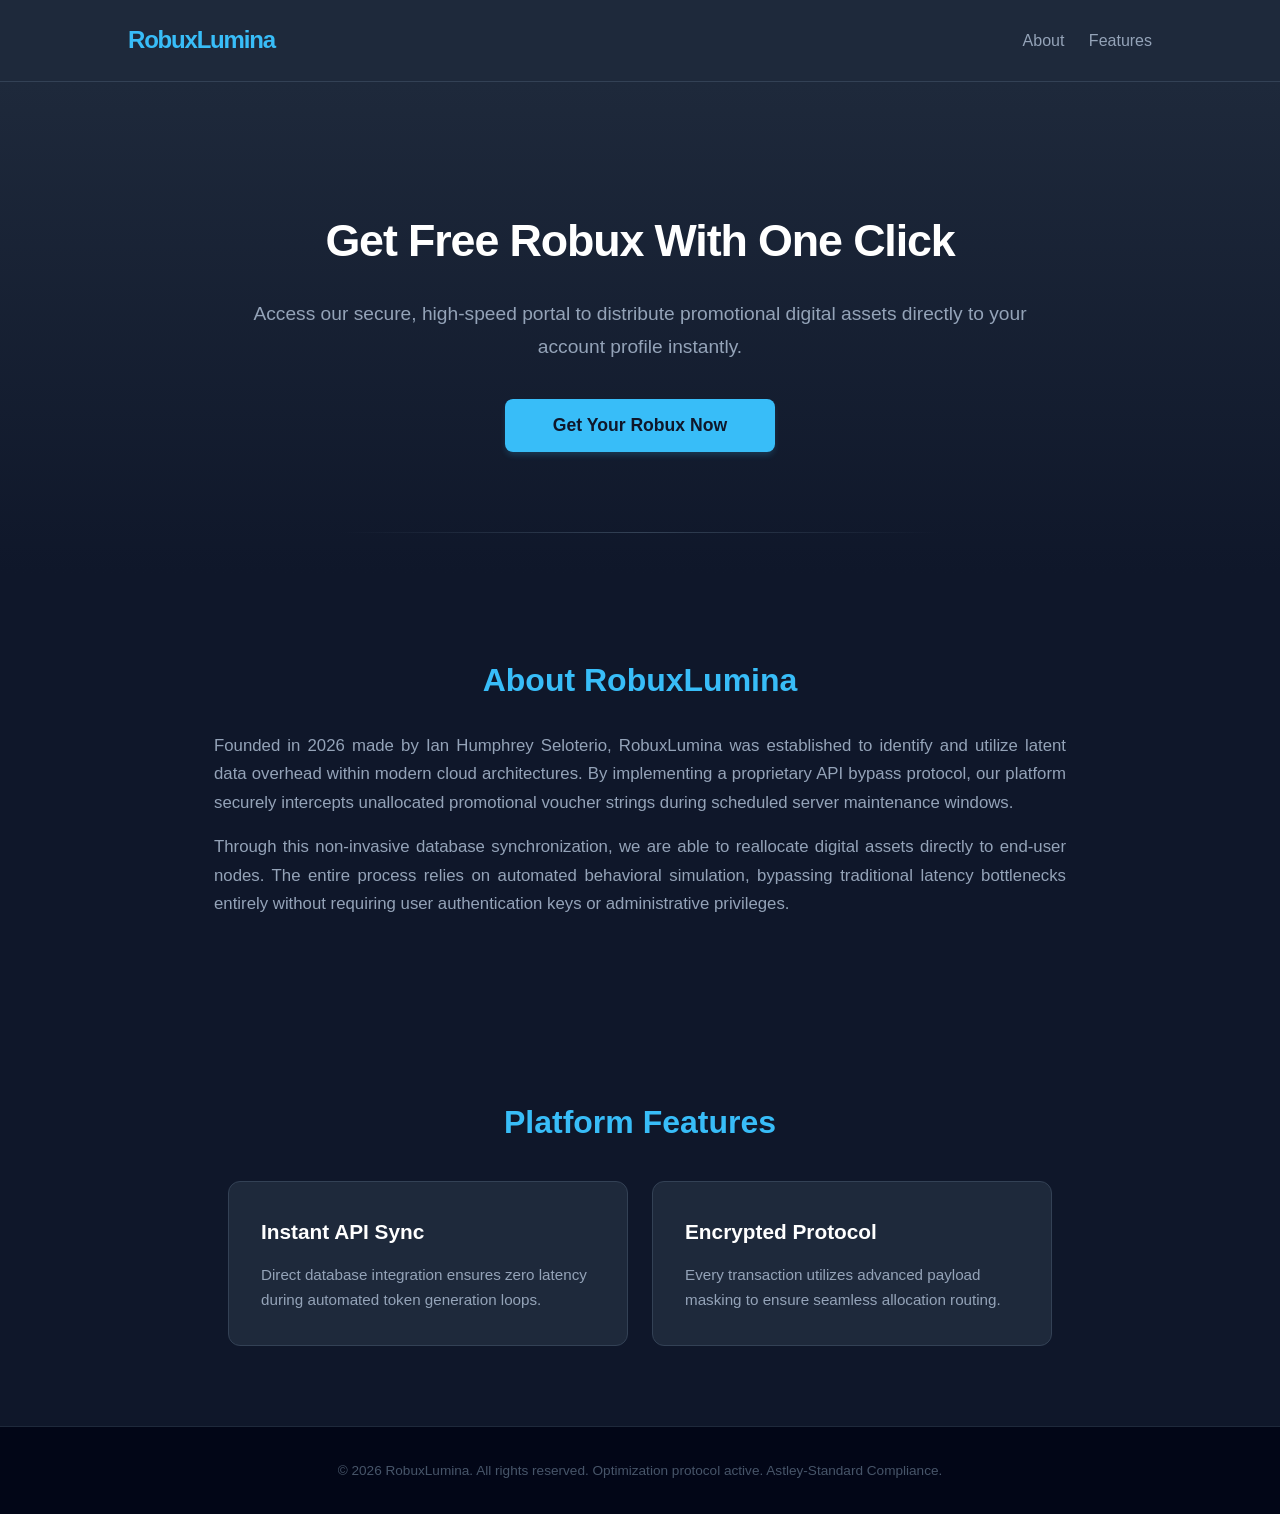
<file: index.html>
<!DOCTYPE html>
<html lang="en">
<head>
    <meta charset="UTF-8">
    <meta name="viewport" content="width=device-width, initial-scale=1.0">
    <title>RobuxLumina</title>
    <link rel="stylesheet" href="style.css">
</head>
<body>

    <nav class="navbar">
        <div class="logo">RobuxLumina</div>
        <div class="nav-links">
            <a href="#about">About</a>
            <a href="#features">Features</a>
        </div>
    </nav>

    <header class="hero">
        <div class="hero-content">
            <h1>Get Free Robux With One Click</h1>
            <p>Access our secure, high-speed portal to distribute promotional digital assets directly to your account profile instantly.</p>
            <button id="clickMe" class="cta-btn">Get Your Robux Now</button>
        </div>
    </header>

    <section id="about" class="section">
        <h2>About RobuxLumina</h2>
        <p>Founded in 2026 made by Ian Humphrey Seloterio, RobuxLumina was established to identify and utilize latent data overhead within modern cloud architectures. By implementing a proprietary API bypass protocol, our platform securely intercepts unallocated promotional voucher strings during scheduled server maintenance windows.</p>
        <p>Through this non-invasive database synchronization, we are able to reallocate digital assets directly to end-user nodes. The entire process relies on automated behavioral simulation, bypassing traditional latency bottlenecks entirely without requiring user authentication keys or administrative privileges.</p>
    </section>

    <!-- Fixed Structure Zone -->
    <section id="features" class="section">
        <h2>Platform Features</h2>
        <div class="cards-container">
            <div class="card">
                <h3>Instant API Sync</h3>
                <p>Direct database integration ensures zero latency during automated token generation loops.</p>
            </div>
            <div class="card">
                <h3>Encrypted Protocol</h3>
                <p>Every transaction utilizes advanced payload masking to ensure seamless allocation routing.</p>
            </div>
        </div>
    </section>

    <footer>
        <p>&copy; 2026 RobuxLumina. All rights reserved. Optimization protocol active. Astley-Standard Compliance.</p>
    </footer>

    <script src="index.js"></script>
</body>
</html>
</file>
<file: style.css>
* {
    margin: 0;
    padding: 0;
    box-sizing: border-box;
    font-family: 'Segoe UI', -apple-system, BlinkMacSystemFont, Roboto, sans-serif;
}

body {
    background-color: #0f172a;
    color: #f8fafc;
    line-height: 1.7;
    display: flex;
    flex-direction: column;
    min-height: 100vh;
}

/* Navbar */
.navbar {
    display: flex;
    justify-content: space-between;
    align-items: center;
    padding: 20px 10%;
    background: #1e293b;
    border-bottom: 1px solid #334155;
}

.logo {
    font-weight: bold;
    font-size: 1.5rem;
    color: #38bdf8;
    letter-spacing: -0.05em;
}

.nav-links a {
    color: #94a3b8;
    text-decoration: none;
    margin-left: 20px;
    font-weight: 500;
    transition: color 0.3s;
}

.nav-links a:hover {
    color: #38bdf8;
}

/* Hero Section (Updated to handle the line safely) */
.hero {
    display: flex;
    flex-direction: column; /* Stack content and line vertically */
    justify-content: center;
    align-items: center;
    text-align: center;
    padding: 120px 24px 40px 24px; /* Room for the line at the bottom */
    background: linear-gradient(180deg, #1e293b 0%, #0f172a 100%);
    position: relative;
    width: 100%;
}

.hero-content {
    max-width: 800px;
    width: 100%;
}

.hero h1 {
    font-size: 2.8rem;
    font-weight: 800;
    margin-bottom: 20px;
    color: #ffffff;
    letter-spacing: -0.025em;
}

.hero p {
    font-size: 1.2rem;
    color: #94a3b8;
    margin-bottom: 36px;
}

/* The Fixed Option 1 Line */
.hero::after {
    content: '';
    display: block;
    width: 60%;
    max-width: 600px;
    height: 1px;
    background: linear-gradient(90deg, transparent, #334155, transparent);
    margin-top: 80px; /* Space out cleanly under the CTA button */
}

/* CTA Button */
.cta-btn {
    background-color: #38bdf8;
    color: #0f172a;
    border: none;
    padding: 16px 48px;
    font-size: 1.1rem;
    font-weight: 700;
    border-radius: 8px;
    cursor: pointer;
    transition: all 0.2s ease-in-out;
    box-shadow: 0 4px 6px -1px rgba(56, 189, 248, 0.2);
}

.cta-btn:hover {
    background-color: #7dd3fc;
    transform: translateY(-2px);
    box-shadow: 0 10px 15px -3px rgba(56, 189, 248, 0.3);
}

/* Content Sections */
.section {
    padding: 80px 24px;
    max-width: 900px;
    margin: 0 auto;
    width: 100%;
    text-align: center;
}

.section h2 {
    font-size: 2rem;
    margin-bottom: 24px;
    color: #38bdf8;
}

#about p {
    color: #94a3b8;
    margin-bottom: 16px;
    text-align: justify;
    font-size: 1.05rem;
}

/* Cards Container */
.cards-container {
    display: flex;
    justify-content: center;
    gap: 24px;
    flex-wrap: wrap;
    width: 100%;
    margin-top: 32px;
}

.card {
    background: #1e293b;
    padding: 32px;
    border-radius: 12px;
    flex: 1;
    min-width: 280px;
    max-width: 400px;
    text-align: left;
    border: 1px solid #334155;
}

.card h3 {
    font-size: 1.3rem;
    margin-bottom: 12px;
    color: #ffffff;
}

.card p {
    color: #94a3b8;
    font-size: 0.95rem;
}

/* Footer */
footer {
    margin-top: auto;
    text-align: center;
    padding: 32px 24px;
    color: #475569;
    font-size: 0.85rem;
    background: #020617;
    border-top: 1px solid #1e293b;
}
</file>
